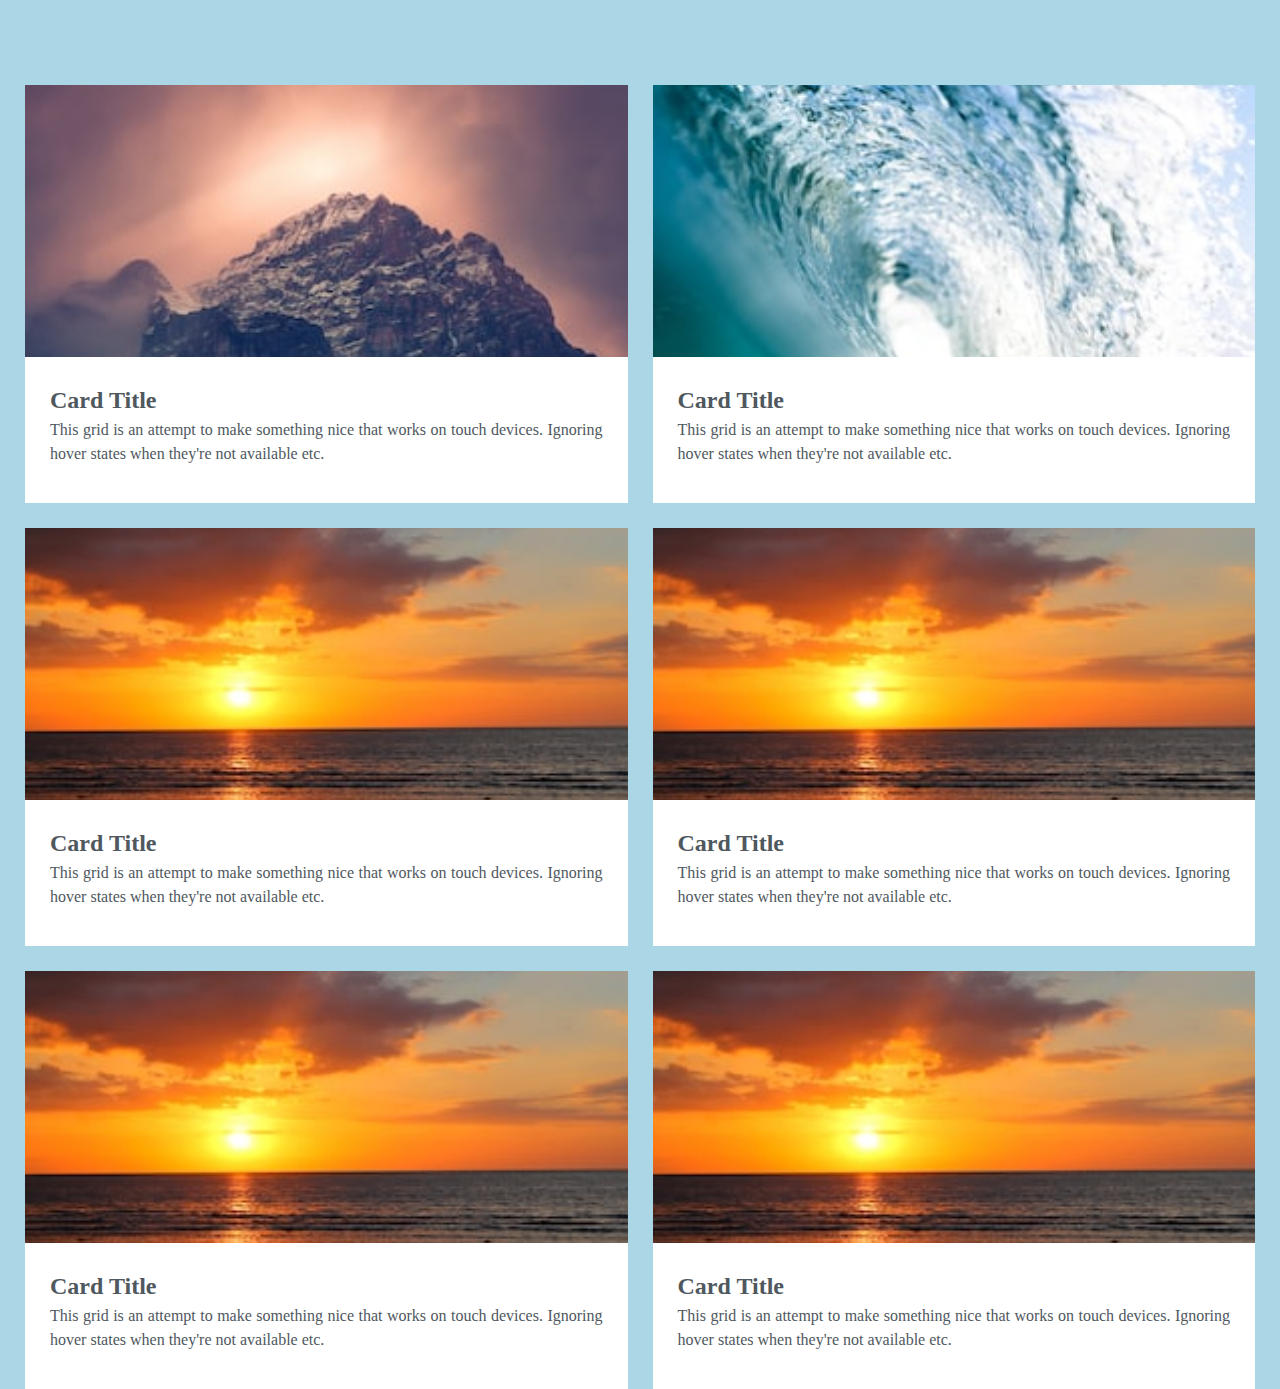
<file: cards/index.html>
<html lang="en">

<head>
    <meta charset="UTF-8">
    <meta name="viewport" content="width=device-width, initial-scale=1.0">
    <title>Cards</title>
    <link rel="stylesheet" href="style.css">
</head>

<body>
    <div class="container">
        <div class="grid-item">
            <div class="grid__image">
                <img src="./images/photo-1512250591270-0bea37004c99.jpeg" alt="">
            </div>
            <div class="grid__content">
                <h2>Card Title</h2>
                <p> This grid is an attempt to make something nice that works on touch devices. Ignoring hover states
                    when they're not available etc.</p>
            </div>
        </div>
        <div class="grid-item">
            <div class="grid__image">
                <img src="./images/photo-1543001907-bae0c9111c68.jpeg" alt="">
            </div>
            <div class="grid__content">
                <h2>Card Title</h2>
                <p> This grid is an attempt to make something nice that works on touch devices. Ignoring hover states
                    when they're not available etc.</p>
            </div>
        </div>
        <div class="grid-item">
            <div class="grid__image">
                <img src="./images/photo-1561009226-7a820d647a40.jpeg" alt="">
            </div>
            <div class="grid__content">
                <h2>Card Title</h2>
                <p> This grid is an attempt to make something nice that works on touch devices. Ignoring hover states
                    when they're not available etc.</p>
            </div>
        </div>
        <div class="grid-item">
            <div class="grid__image">
                <img src="./images/photo-1561009226-7a820d647a40.jpeg" alt="">
            </div>
            <div class="grid__content">
                <h2>Card Title</h2>
                <p> This grid is an attempt to make something nice that works on touch devices. Ignoring hover states
                    when they're not available etc.</p>
            </div>
        </div>
        <div class="grid-item">
            <div class="grid__image">
                <img src="./images/photo-1561009226-7a820d647a40.jpeg" alt="">
            </div>
            <div class="grid__content">
                <h2>Card Title</h2>
                <p> This grid is an attempt to make something nice that works on touch devices. Ignoring hover states
                    when they're not available etc.</p>
            </div>
        </div>
        <div class="grid-item">
            <div class="grid__image">
                <img src="./images/photo-1561009226-7a820d647a40.jpeg" alt="">
            </div>
            <div class="grid__content">
                <h2>Card Title</h2>
                <p> This grid is an attempt to make something nice that works on touch devices. Ignoring hover states
                    when they're not available etc.</p>
            </div>
        </div>
    </div>
</body>

</html>
</file>
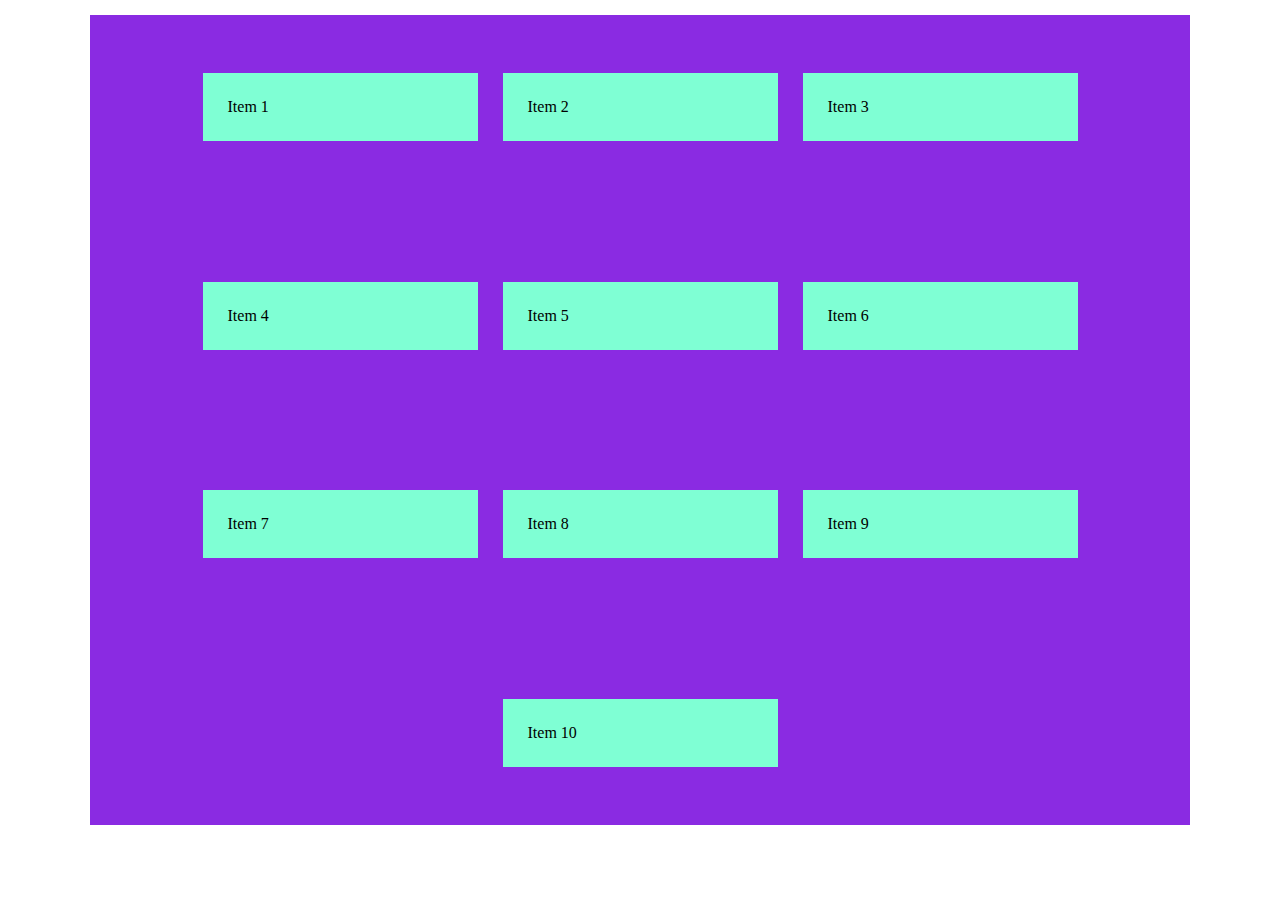
<file: flexbox/index.html>
<html lang="en">

<head>
    <meta charset="UTF-8">
    <meta name="viewport" content="width=device-width, initial-scale=1.0">
    <title>Flexbox</title>
    <link rel="stylesheet" href="./style.css">
</head>

<body>
    <div class="flex-container">
        <div class="item">Item 1</div>
        <div class="item">Item 2</div>
        <div class="item">Item 3</div>
        <div class="item">Item 4</div>
        <div class="item">Item 5</div>
        <div class="item">Item 6</div>
        <div class="item">Item 7</div>
        <div class="item">Item 8</div>
        <div class="item">Item 9</div>
        <div class="item">Item 10</div>
    </div>
</body>

</html>
</file>
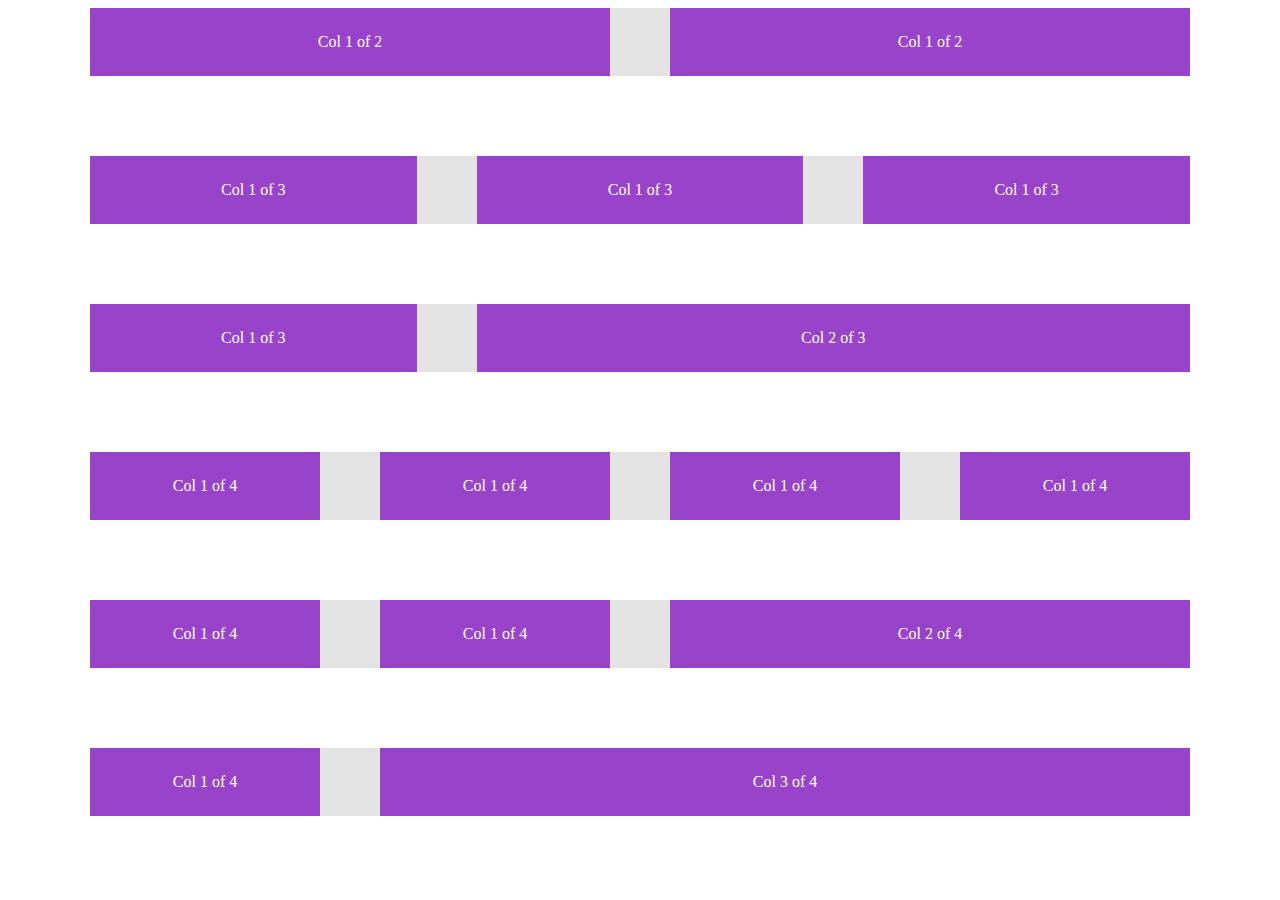
<file: Floats/index.html>
<html lang="en">

<head>
    <meta charset="UTF-8">
    <meta name="viewport" content="width=device-width, initial-scale=1.0">
    <title>Floats</title>
    <link rel="stylesheet" href="css/style.css">
</head>

<body>
    <section class="grid-test">
        <div class="row">
            <div class="col-1-of-2">Col 1 of 2</div>
            <div class="col-1-of-2">Col 1 of 2</div>
        </div>
        <div class="row">
            <div class="col-1-of-3">Col 1 of 3</div>
            <div class="col-1-of-3">Col 1 of 3</div>
            <div class="col-1-of-3">Col 1 of 3</div>
        </div>
        <div class="row">
            <div class="col-1-of-3">Col 1 of 3</div>
            <div class="col-2-of-3">Col 2 of 3</div>
        </div>
        <div class="row">
            <div class="col-1-of-4">Col 1 of 4</div>
            <div class="col-1-of-4">Col 1 of 4</div>
            <div class="col-1-of-4">Col 1 of 4</div>
            <div class="col-1-of-4">Col 1 of 4</div>
        </div>
        <div class="row">
            <div class="col-1-of-4">Col 1 of 4</div>
            <div class="col-1-of-4">Col 1 of 4</div>
            <div class="col-2-of-4">Col 2 of 4</div>
        </div>
        <div class="row">
            <div class="col-1-of-4">Col 1 of 4</div>
            <div class="col-3-of-4">Col 3 of 4</div>
        </div>
    </section>
</body>

</html>
</file>
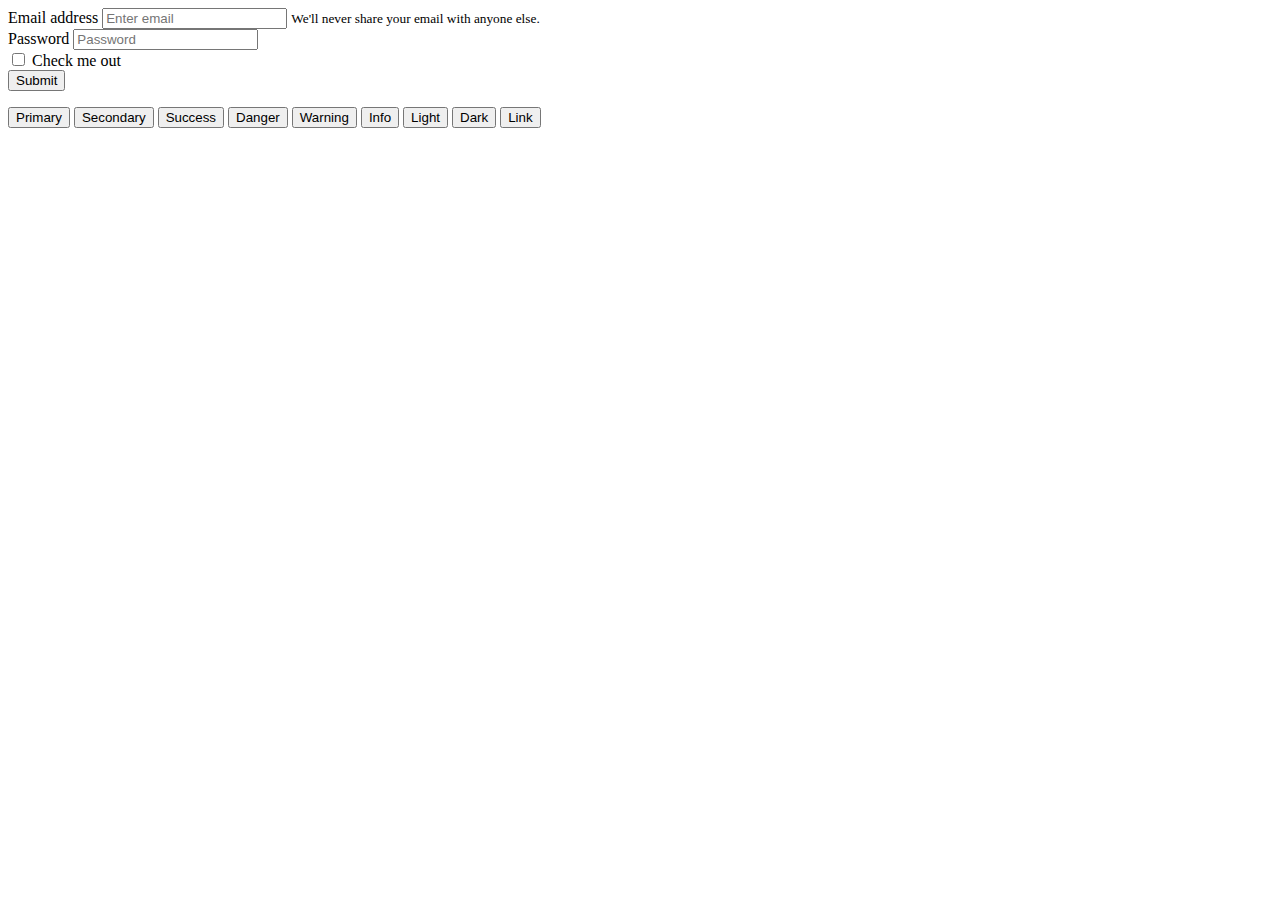
<file: forms/index.html>
<html lang="en">

<head>
    <meta charset="UTF-8">
    <meta name="viewport" content="width=device-width, initial-scale=1.0">
    <title>Forms</title>
    <!-- <link rel="stylesheet" href="style.css"> -->
    <link href="https://cdn.jsdelivr.net/npm/bootstrap@5.3.2/dist/css/bootstrap.min.css" rel="stylesheet"
        integrity="sha384-T3c6CoIi6uLrA9TneNEoa7RxnatzjcDSCmG1MXxSR1GAsXEV/Dwwykc2MPK8M2HN" crossorigin="anonymous">
</head>

<body>
    <!-- <div class="container">
        <div class="item item-1">1</div>
        <div class="item item-2">2</div>
    </div> -->
    <div class="container">
        <div class="row">
            <div class="col-lg-6 mx-auto my-3">
                <form class="shadow-lg p-5 rounded">
                    <div class="form-group">
                        <label for="exampleInputEmail1">Email address</label>
                        <input type="email" class="form-control" id="exampleInputEmail1" aria-describedby="emailHelp"
                            placeholder="Enter email">
                        <small id="emailHelp" class="form-text text-muted">We'll never share your email with anyone
                            else.</small>
                    </div>
                    <div class="form-group">
                        <label for="exampleInputPassword1">Password</label>
                        <input type="password" class="form-control" id="exampleInputPassword1" placeholder="Password">
                    </div>
                    <div class="form-group form-check">
                        <input type="checkbox" class="form-check-input" id="exampleCheck1">
                        <label class="form-check-label" for="exampleCheck1">Check me out</label>
                    </div>
                    <button type="submit" class="btn btn-primary">Submit</button>
                </form>
            </div>
        </div>
        <div class="row">
            <div class="d-flex justify-content-between">
                <button type="button" class="btn btn-primary">Primary</button>
                <button type="button" class="btn btn-secondary">Secondary</button>
                <button type="button" class="btn btn-success">Success</button>
                <button type="button" class="btn btn-danger">Danger</button>
                <button type="button" class="btn btn-warning">Warning</button>
                <button type="button" class="btn btn-info">Info</button>
                <button type="button" class="btn btn-light">Light</button>
                <button type="button" class="btn btn-dark">Dark</button>

                <button type="button" class="btn btn-link">Link</button>
            </div>
        </div>
    </div>
</body>
<footer>
    <script src="https://cdn.jsdelivr.net/npm/bootstrap@5.3.2/dist/js/bootstrap.bundle.min.js"
        integrity="sha384-C6RzsynM9kWDrMNeT87bh95OGNyZPhcTNXj1NW7RuBCsyN/o0jlpcV8Qyq46cDfL"
        crossorigin="anonymous"></script>
</footer>

</html>
</file>
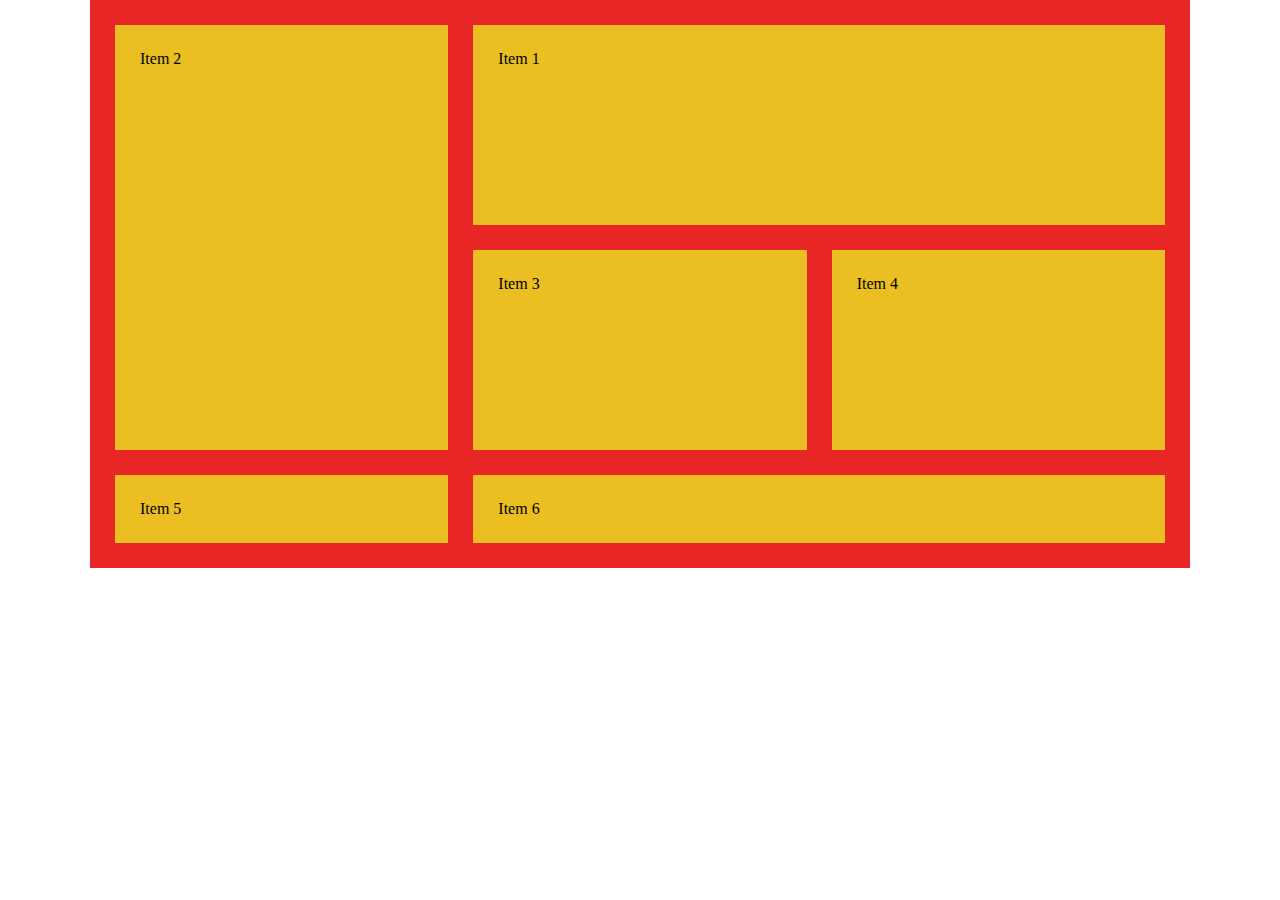
<file: grids/index.html>
<html lang="en">

<head>
    <meta charset="UTF-8">
    <meta name="viewport" content="width=device-width, initial-scale=1.0">
    <title>Grids</title>
    <link rel="stylesheet" href="style.css">
</head>

<body>
    <div class="grid-container">
        <div class="item">Item 1</div>
        <div class="item">Item 2</div>
        <div class="item">Item 3</div>
        <div class="item">Item 4</div>
        <div class="item">Item 5</div>
        <div class="item">Item 6</div>
    </div>
</body>

</html>
</file>
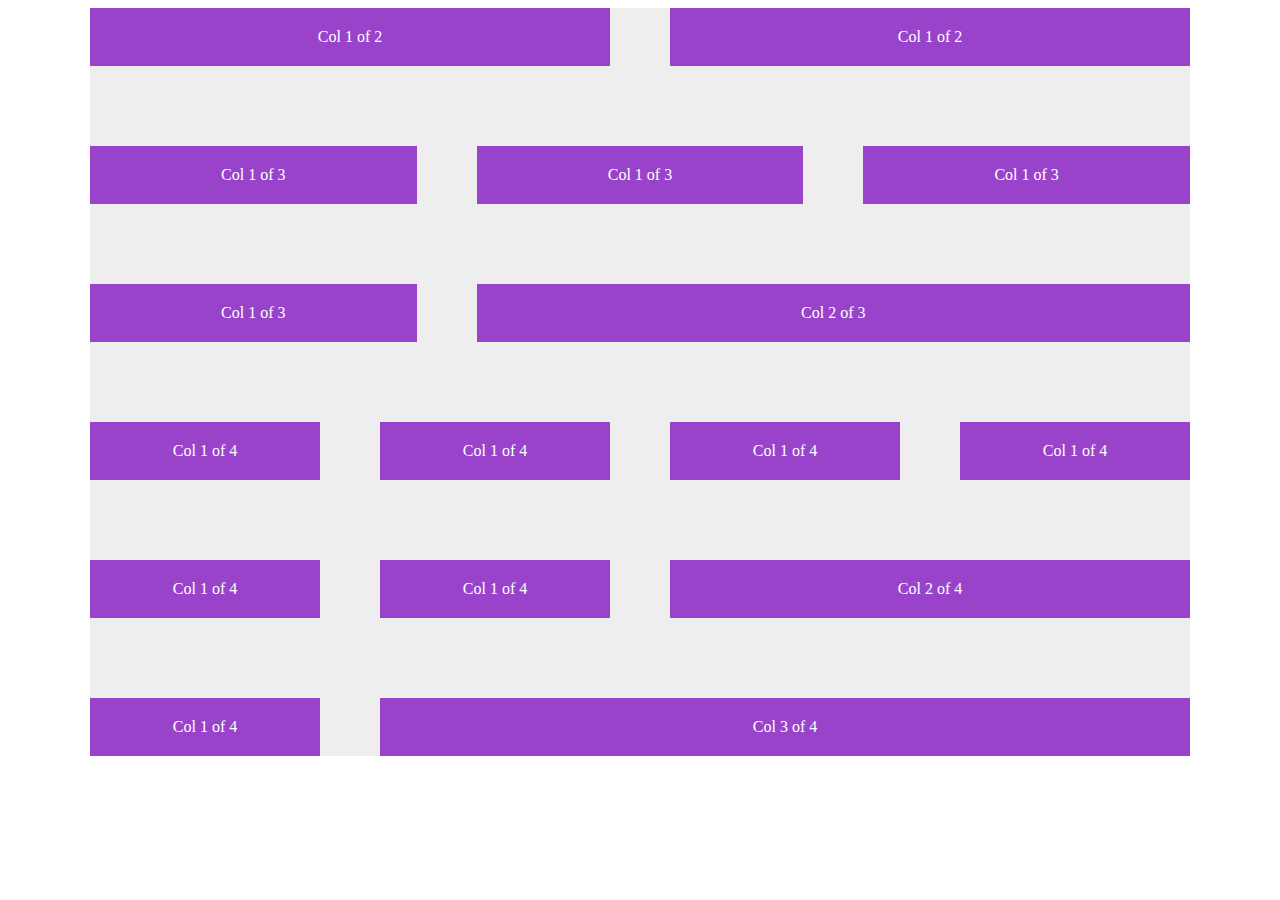
<file: Floats/floats.html>
<html lang="en">

<head>
    <meta charset="UTF-8">
    <meta name="viewport" content="width=device-width, initial-scale=1.0">
    <title>Floats</title>
    <link rel="stylesheet" href="main.css">
</head>

<body>
    <section class="grid-test">
        <div class="row">
            <div class="col-1-of-2">Col 1 of 2</div>
            <div class="col-1-of-2">Col 1 of 2</div>
        </div>
        <div class="row">
            <div class="col-1-of-3">Col 1 of 3</div>
            <div class="col-1-of-3">Col 1 of 3</div>
            <div class="col-1-of-3">Col 1 of 3</div>
        </div>
        <div class="row">
            <div class="col-1-of-3">Col 1 of 3</div>
            <div class="col-2-of-3">Col 2 of 3</div>
        </div>
        <div class="row">
            <div class="col-1-of-4">Col 1 of 4</div>
            <div class="col-1-of-4">Col 1 of 4</div>
            <div class="col-1-of-4">Col 1 of 4</div>
            <div class="col-1-of-4">Col 1 of 4</div>
        </div>
        <div class="row">
            <div class="col-1-of-4">Col 1 of 4</div>
            <div class="col-1-of-4">Col 1 of 4</div>
            <div class="col-2-of-4">Col 2 of 4</div>
        </div>
        <div class="row">
            <div class="col-1-of-4">Col 1 of 4</div>
            <div class="col-3-of-4">Col 3 of 4</div>
        </div>
    </section>
</body>

</html>
</file>
<file: cards/style.css>
* {
    padding: 0;
    margin: 0;
    box-sizing: border-box;
}

body {
    background-color: #aad6e6;
}

.container {
    max-width: 1300px;
    height: 90vh;
    margin: 0 auto;
    /* background-color: blueviolet; */
    margin-top: 60px;
    display: grid;
    grid-template-columns: repeat(auto-fill, minmax(400px, 1fr));
    padding: 25px;
    grid-gap: 25px;
}

.grid-item {
    /* box-shadow: 0 0 10px 10px rgba(0, 0, 0, 0.5); */
    height: 418px;
}

.grid__content {
    color: #4f585e;
    background-color: #fff;
    padding: 25px;
    line-height: 1.5;
    text-align: justify;
    height: 35%;
}

.grid__image {
    /* background-image: url('./images/photo-1512250591270-0bea37004c99.jpeg'); */
    height: 65%;
    background-repeat: no-repeat;
    background-size: cover;
    /* background-size: contain; */
}

.grid__image img {
    width: 100%;
    height: 100%;
    object-fit: cover;
}
</file>
<file: flexbox/style.css>
* {
    margin: 0;
    padding: 0;
    box-sizing: border-box;
}

.flex-container {
    display: flex;
    height: 90vh;
    background-color: blueviolet;
    max-width: 1100px;
    margin: 0 auto;
    gap: 25px;
    margin-top: 15px;
    flex-direction: row;
    justify-content: center;
    align-items: center;
    flex-wrap: wrap;
}

.flex-container>.item {
    padding: 25px;
    background-color: aquamarine;
    width: 25%;
    /* align-self: flex-start; */
}
</file>
<file: Floats/css/style.css>
.row {
    width: 1100px;
    background-color: #e4e4e4;
    margin: 0 auto;
}

.row::after {
    content: "";
    display: table;
    clear: both;
}

.row:not(:last-child) {
    margin-bottom: 80px;
}

.col-1-of-2 {
    width: calc((100% - 60px) / 2);
}

.col-1-of-2:not(:last-child) {
    margin-right: 60px;
}

.col-1-of-3 {
    width: calc((100% - 120px) / 3);
}

.col-1-of-4 {
    width: calc((100% - 180px) / 4);
}

.col-2-of-3 {
    width: calc(2 * (100% - 120px) / 3 + 60px);
}

.col-2-of-4 {
    width: calc(2 * (100% - 180px) / 4 + 60px);
}

.col-3-of-4 {
    width: calc(3 * (100% - 180px) / 4 + 120px);
}

[class^="col-"]:not(:last-child) {
    margin-right: 60px;
}

[class^="col-"] {
    color: #fff;
    text-align: center;
    padding: 25px 0;
    background-color: #9943cb;
    float: left;
}
</file>
<file: forms/style.css>
* {
    padding: 0;
    margin: 0;
    box-sizing: border-box;
}

/* .container {
    position: relative;
    max-width: 1100px;
    margin: 0 auto;
    background-color: aquamarine;
    display: grid;
    grid-template-columns: repeat(3, 1fr);
    grid-gap: 25px;
    margin-top: 65px;
    padding: 25px;
}

.item {
    padding: 10px;
    height: 25vh;
}

.item-1 {
    position: absolute;
    background-color: tomato;
    top: 5px;
    z-index: 2;
    width: 250px;
}

.item-2 {
    background-color: blueviolet;
    z-index: 1;
} */

.container-fluid {
    max-width: 1100px;
    margin: 0 auto;
    margin-top: 50px;
    background-color: rgb(105, 255, 205);
    padding: 10px;
}

.form {
    display: grid;
    grid-template-columns: 1fr;
    grid-gap: 25px;
}
</file>
<file: grids/style.css>
* {
    padding: 0;
    margin: 0;
    box-sizing: border-box;
}

.grid-container {
    display: grid;
    max-width: 1100px;
    grid-template-columns: repeat(3, 1fr);
    grid-template-rows: 200px 200px;
    background-color: rgb(233, 38, 38);
    grid-gap: 25px;
    justify-content: center;
    margin: 0 auto;
    padding: 25px;
}

.item {
    padding: 25px;
    background-color: rgb(235, 191, 33);
    /* align-self: center; */
}

.item:nth-child(1) {
    grid-column: 2 / 4;
}

.item:nth-child(2) {
    grid-row: 1 / 3;
}

.item:nth-child(6) {
    grid-column: -3 / -1;
}
</file>
<file: Floats/main.css>
.grid-test {
    width: 1100px;
    background-color: #eee;
    margin: 0 auto;
}

.row:not(:last-child) {
    margin-bottom: 80px;
}

.row::after {
    content: "";
    display: table;
    clear: both;
}

.col-1-of-2 {
    width: calc((100% - 60px) / 2);
}

.col-1-of-3 {
    width: calc((100% - 120px) / 3);
}

.col-2-of-3 {
    width: calc(2 * (100% - 120px) / 3 + 60px);
}

.col-1-of-4 {
    width: calc((100% - 180px) / 4);
}

.col-2-of-4 {
    width: calc(2 * (100% - 180px) / 4 + 60px);
}

.col-3-of-4 {
    width: calc(3 * (100% - 180px) / 4 + 120px)
}

[class^="col-"]:not(:last-child) {
    margin-right: 60px;
}

[class^="col-"] {
    display: float;
    background-color: #9943cb;
    float: left;
    padding: 20px 0;
    color: #fff;
    text-align: center;
}
</file>
